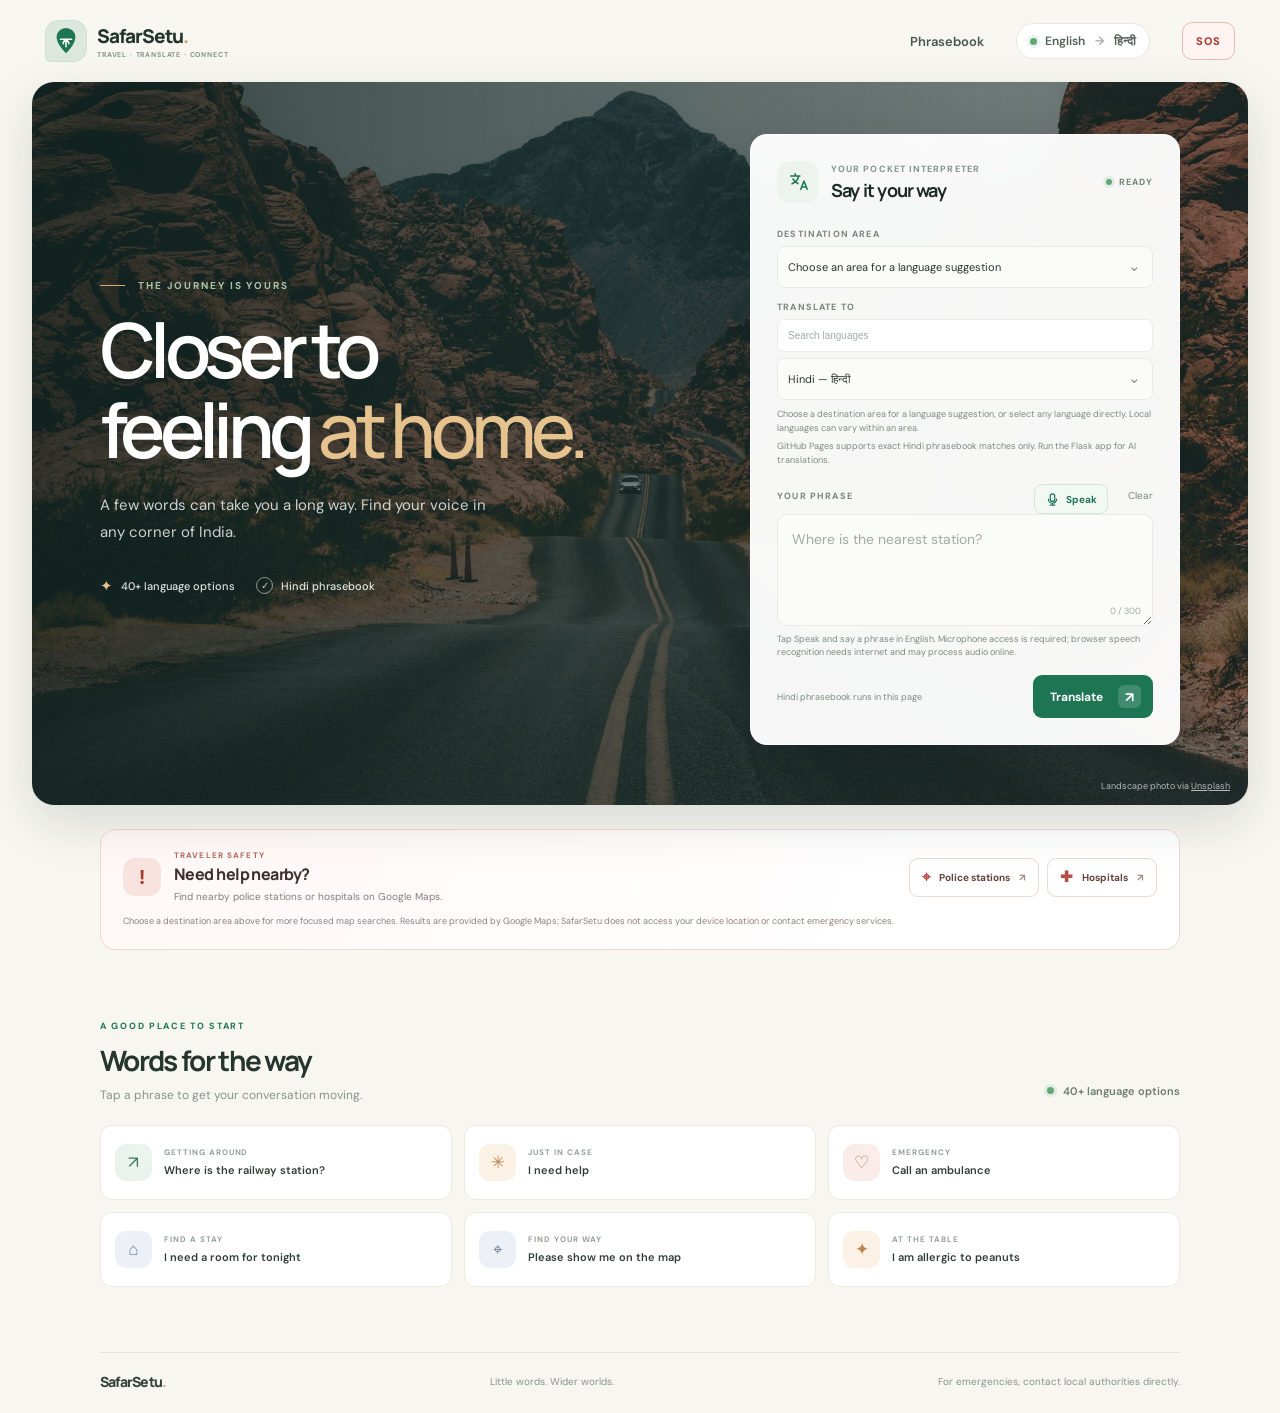
<file: index.html>
<!doctype html>
<html lang="en">
  <head>
    <meta charset="utf-8">
    <meta name="viewport" content="width=device-width, initial-scale=1">
    <meta name="theme-color" content="#132522">
    <title>SafarSetu | Multilingual travel translator</title>
    <meta name="description" content="Translate travel phrases between 40+ Indian, regional, and world languages with SafarSetu's local AI translator.">
    <script>
      if (window.location.protocol === "file:") {
        document.documentElement.classList.add("standalone-file");
      } else {
        const stylesheet = document.createElement("link");
        stylesheet.rel = "stylesheet";
        stylesheet.href = "style.css";
        document.head.appendChild(stylesheet);
      }
    </script>
    <style>
      .standalone-help { display: none; }
      html.standalone-file { min-height: 100%; background: #f7f6f1; color: #1d2925; font-family: Arial, sans-serif; }
      html.standalone-file body { display: grid; min-height: 100vh; place-items: center; margin: 0; padding: 24px; }
      html.standalone-file .standalone-help { display: block; width: min(560px, 100%); padding: 32px; border: 1px solid #e8e7df; border-radius: 18px; background: white; box-shadow: 0 16px 45px rgb(25 42 35 / 10%); line-height: 1.65; }
      html.standalone-file .standalone-help h1 { margin-top: 0; color: #15583f; }
      html.standalone-file .standalone-help code { padding: 3px 6px; border-radius: 5px; background: #edf4ee; }
      html.standalone-file .standalone-help a { display: inline-block; margin-top: 10px; padding: 10px 15px; border-radius: 8px; background: #1d7554; color: white; font-weight: 700; text-decoration: none; }
      html.standalone-file .shell { display: none; }
    </style>
  </head>
  <body data-static-demo="true">
    <section class="standalone-help" aria-labelledby="standalone-title">
      <h1 id="standalone-title">Open SafarSetu the right way</h1>
      <p>This file is a Flask template, not a standalone web page. Opening it directly cannot load the language lists, translation service, or app styling.</p>
      <ol>
        <li>Open the SafarSetu project folder.</li>
        <li>Double-click <code>run_safarsetu.bat</code>.</li>
        <li>Keep the server window open, then use SafarSetu in your browser.</li>
      </ol>
      <p>If the app server is already running, open it here:</p>
      <a href="http://127.0.0.1:5000/">Open SafarSetu</a>
    </section>
    <main class="shell">
      <header class="topbar">
        <a class="brand" href="./" aria-label="SafarSetu home">
          <span class="brand-mark" aria-hidden="true">
            <svg viewBox="0 0 32 32" fill="none">
              <path d="M16 29s10-9.1 10-17A10 10 0 0 0 6 12c0 7.9 10 17 10 17Z" fill="currentColor"/>
              <path d="M10 14h12m-9 5c0-2 1.3-3.5 3-3.5s3 1.5 3 3.5m-3-3.5V22" stroke="white" stroke-width="1.6" stroke-linecap="round" stroke-linejoin="round"/>
            </svg>
          </span>
          <span class="brand-copy">
            <span class="brand-name">SafarSetu<span class="brand-dot">.</span></span>
            <span class="brand-tagline">TRAVEL · TRANSLATE · CONNECT</span>
          </span>
        </a>
        <nav class="topbar-right" aria-label="Main navigation">
          <a class="nav-link" href="#phrases">Phrasebook</a>
          <span class="language-pill"><span class="live-dot" aria-hidden="true"></span> English <span class="pill-arrow" aria-hidden="true">→</span> <span id="selected-language">हिन्दी</span></span>
          <a class="sos-nav" href="#emergency-support" aria-label="Open emergency support">SOS</a>
        </nav>
      </header>

      <section class="hero" aria-labelledby="page-title">
        <div class="hero-inner">
          <div class="hero-copy">
            <p class="eyebrow"><span class="eyebrow-line"></span> THE JOURNEY IS YOURS</p>
            <h1 id="page-title">Closer to<br>feeling <em>at home.</em></h1>
            <p class="intro">A few words can take you a long way. Find your voice in any corner of India.</p>
            <div class="hero-notes">
              <span><span class="note-icon" aria-hidden="true">✦</span> 40+ language options</span>
              <span><span class="note-icon shield-icon" aria-hidden="true">✓</span> Hindi phrasebook</span>
            </div>
          </div>

          <form id="translate-form" class="translator-card">
            <div class="card-topline">
              <span class="card-icon" aria-hidden="true">
                <svg viewBox="0 0 24 24" fill="none"><path d="M4 5.5h10M9 3v2.5m3.7 0c-.5 3.7-3.1 6.7-7.2 8.5m1.1-5.3c1.2 2 3.1 3.8 5.4 5.1M15 20l3.5-9 3.5 9m-5.8-2.5h4.6" stroke="currentColor" stroke-width="1.7" stroke-linecap="round" stroke-linejoin="round"/></svg>
              </span>
              <div>
                <p class="card-kicker">YOUR POCKET INTERPRETER</p>
                <h2>Say it your way</h2>
              </div>
              <span class="card-status"><span class="live-dot"></span> READY</span>
            </div>

            <div class="language-pair">
              <div class="language-control destination-control">
                <label for="destination-area">DESTINATION AREA</label>
                <div class="select-wrap">
                  <select id="destination-area" aria-label="Destination area">
                    <option value="">Choose an area for a language suggestion</option>
                    <optgroup label="States">
                      
                      <option value="Andhra Pradesh" data-language="te">Andhra Pradesh</option>
                      
                      <option value="Arunachal Pradesh" data-language="hi">Arunachal Pradesh</option>
                      
                      <option value="Assam" data-language="as">Assam</option>
                      
                      <option value="Bihar" data-language="hi">Bihar</option>
                      
                      <option value="Chhattisgarh" data-language="hne">Chhattisgarh</option>
                      
                      <option value="Goa" data-language="mr">Goa</option>
                      
                      <option value="Gujarat" data-language="gu">Gujarat</option>
                      
                      <option value="Haryana" data-language="hi">Haryana</option>
                      
                      <option value="Himachal Pradesh" data-language="hi">Himachal Pradesh</option>
                      
                      <option value="Jharkhand" data-language="hi">Jharkhand</option>
                      
                      <option value="Karnataka" data-language="kn">Karnataka</option>
                      
                      <option value="Kerala" data-language="ml">Kerala</option>
                      
                      <option value="Madhya Pradesh" data-language="hi">Madhya Pradesh</option>
                      
                      <option value="Maharashtra" data-language="mr">Maharashtra</option>
                      
                      <option value="Manipur" data-language="mni">Manipur</option>
                      
                      <option value="Meghalaya" data-language="hi">Meghalaya</option>
                      
                      <option value="Mizoram" data-language="lus">Mizoram</option>
                      
                      <option value="Nagaland" data-language="hi">Nagaland</option>
                      
                      <option value="Odisha" data-language="or">Odisha</option>
                      
                      <option value="Punjab" data-language="pa">Punjab</option>
                      
                      <option value="Rajasthan" data-language="hi">Rajasthan</option>
                      
                      <option value="Sikkim" data-language="ne">Sikkim</option>
                      
                      <option value="Tamil Nadu" data-language="ta">Tamil Nadu</option>
                      
                      <option value="Telangana" data-language="te">Telangana</option>
                      
                      <option value="Tripura" data-language="bn">Tripura</option>
                      
                      <option value="Uttar Pradesh" data-language="hi">Uttar Pradesh</option>
                      
                      <option value="Uttarakhand" data-language="hi">Uttarakhand</option>
                      
                      <option value="West Bengal" data-language="bn">West Bengal</option>
                      
                    </optgroup>
                    <optgroup label="Union territories">
                      
                      <option value="Andaman and Nicobar Islands" data-language="hi">Andaman and Nicobar Islands</option>
                      
                      <option value="Chandigarh" data-language="pa">Chandigarh</option>
                      
                      <option value="Dadra and Nagar Haveli and Daman and Diu" data-language="gu">Dadra and Nagar Haveli and Daman and Diu</option>
                      
                      <option value="Delhi" data-language="hi">Delhi</option>
                      
                      <option value="Jammu and Kashmir" data-language="ur">Jammu and Kashmir</option>
                      
                      <option value="Ladakh" data-language="ur">Ladakh</option>
                      
                      <option value="Lakshadweep" data-language="ml">Lakshadweep</option>
                      
                      <option value="Puducherry" data-language="ta">Puducherry</option>
                      
                    </optgroup>
                  </select>
                </div>
              </div>
              <div class="language-control">
                <label for="target-search">TRANSLATE TO</label>
                <input class="language-search" id="target-search" type="search" placeholder="Search languages" autocomplete="off">
                <div class="select-wrap">
                  <select id="target-language" name="target-language" aria-label="Target language">
                    
                    <optgroup label="Indian languages">
                      
                      
                      <option value="hi" data-native-name="हिन्दी"
                        data-speech-code="hi-IN"
                        selected>
                        Hindi — हिन्दी
                      </option>
                      
                      
                      
                      <option value="bn" data-native-name="বাংলা"
                        data-speech-code="bn-IN"
                        >
                        Bengali — বাংলা
                      </option>
                      
                      
                      
                      <option value="ta" data-native-name="தமிழ்"
                        data-speech-code="ta-IN"
                        >
                        Tamil — தமிழ்
                      </option>
                      
                      
                      
                      <option value="te" data-native-name="తెలుగు"
                        data-speech-code="te-IN"
                        >
                        Telugu — తెలుగు
                      </option>
                      
                      
                      
                      <option value="mr" data-native-name="मराठी"
                        data-speech-code="mr-IN"
                        >
                        Marathi — मराठी
                      </option>
                      
                      
                      
                      <option value="gu" data-native-name="ગુજરાતી"
                        data-speech-code="gu-IN"
                        >
                        Gujarati — ગુજરાતી
                      </option>
                      
                      
                      
                      <option value="kn" data-native-name="ಕನ್ನಡ"
                        data-speech-code="kn-IN"
                        >
                        Kannada — ಕನ್ನಡ
                      </option>
                      
                      
                      
                      <option value="ml" data-native-name="മലയാളം"
                        data-speech-code="ml-IN"
                        >
                        Malayalam — മലയാളം
                      </option>
                      
                      
                      
                      <option value="pa" data-native-name="ਪੰਜਾਬੀ"
                        data-speech-code="pa-IN"
                        >
                        Punjabi — ਪੰਜਾਬੀ
                      </option>
                      
                      
                      
                      <option value="ur" data-native-name="اردو"
                        data-speech-code="ur-IN"
                        >
                        Urdu — اردو
                      </option>
                      
                      
                      
                      <option value="or" data-native-name="ଓଡ଼ିଆ"
                        data-speech-code="or-IN"
                        >
                        Odia — ଓଡ଼ିଆ
                      </option>
                      
                      
                      
                      <option value="as" data-native-name="অসমীয়া"
                        data-speech-code="as-IN"
                        >
                        Assamese — অসমীয়া
                      </option>
                      
                      
                      
                      <option value="sa" data-native-name="संस्कृतम्"
                        data-speech-code="sa-IN"
                        >
                        Sanskrit — संस्कृतम्
                      </option>
                      
                      
                      
                      <option value="ks" data-native-name="कॉशुर"
                        data-speech-code="ks-IN"
                        >
                        Kashmiri — कॉशुर
                      </option>
                      
                      
                      
                      <option value="sd" data-native-name="سنڌي"
                        data-speech-code="sd-IN"
                        >
                        Sindhi — سنڌي
                      </option>
                      
                      
                      
                      <option value="bho" data-native-name="भोजपुरी"
                        data-speech-code="bho-IN"
                        >
                        Bhojpuri — भोजपुरी
                      </option>
                      
                      
                      
                      <option value="mai" data-native-name="मैथिली"
                        data-speech-code="mai-IN"
                        >
                        Maithili — मैथिली
                      </option>
                      
                      
                      
                      <option value="awa" data-native-name="अवधी"
                        data-speech-code="awa-IN"
                        >
                        Awadhi — अवधी
                      </option>
                      
                      
                      
                      <option value="hne" data-native-name="छत्तीसगढ़ी"
                        data-speech-code="hne-IN"
                        >
                        Chhattisgarhi — छत्तीसगढ़ी
                      </option>
                      
                      
                      
                      <option value="sat" data-native-name="ᱥᱟᱱᱛᱟᱲᱤ"
                        data-speech-code="sat-IN"
                        >
                        Santali — ᱥᱟᱱᱛᱟᱲᱤ
                      </option>
                      
                      
                      
                      <option value="mni" data-native-name="মৈতৈলোন্"
                        data-speech-code="mni-IN"
                        >
                        Manipuri — মৈতৈলোন্
                      </option>
                      
                      
                      
                      <option value="lus" data-native-name="Mizo"
                        data-speech-code="lus-IN"
                        >
                        Mizo — Mizo
                      </option>
                      
                      
                      
                      <option value="mag" data-native-name="मगही"
                        data-speech-code="mag-IN"
                        >
                        Magahi — मगही
                      </option>
                      
                      
                      
                      <option value="ne" data-native-name="नेपाली"
                        data-speech-code="ne-NP"
                        >
                        Nepali — नेपाली
                      </option>
                      
                      
                    </optgroup>
                    
                    <optgroup label="South &amp; East Asia">
                      
                      
                      <option value="si" data-native-name="සිංහල"
                        data-speech-code="si-LK"
                        >
                        Sinhala — සිංහල
                      </option>
                      
                      
                      
                      <option value="ps" data-native-name="پښتو"
                        data-speech-code="ps-AF"
                        >
                        Pashto — پښتو
                      </option>
                      
                      
                      
                      <option value="my" data-native-name="မြန်မာ"
                        data-speech-code="my-MM"
                        >
                        Burmese — မြန်မာ
                      </option>
                      
                      
                      
                      <option value="th" data-native-name="ไทย"
                        data-speech-code="th-TH"
                        >
                        Thai — ไทย
                      </option>
                      
                      
                      
                      <option value="ms" data-native-name="Bahasa Melayu"
                        data-speech-code="ms-MY"
                        >
                        Malay — Bahasa Melayu
                      </option>
                      
                      
                      
                      <option value="id" data-native-name="Bahasa Indonesia"
                        data-speech-code="id-ID"
                        >
                        Indonesian — Bahasa Indonesia
                      </option>
                      
                      
                    </optgroup>
                    
                    <optgroup label="World languages">
                      
                      
                      <option value="ar" data-native-name="العربية"
                        data-speech-code="ar-SA"
                        >
                        Arabic — العربية
                      </option>
                      
                      
                      
                      <option value="fa" data-native-name="فارسی"
                        data-speech-code="fa-IR"
                        >
                        Persian — فارسی
                      </option>
                      
                      
                      
                      <option value="zh" data-native-name="简体中文"
                        data-speech-code="zh-CN"
                        >
                        Chinese (Simplified) — 简体中文
                      </option>
                      
                      
                      
                      <option value="ja" data-native-name="日本語"
                        data-speech-code="ja-JP"
                        >
                        Japanese — 日本語
                      </option>
                      
                      
                      
                      <option value="ko" data-native-name="한국어"
                        data-speech-code="ko-KR"
                        >
                        Korean — 한국어
                      </option>
                      
                      
                      
                      <option value="fr" data-native-name="Français"
                        data-speech-code="fr-FR"
                        >
                        French — Français
                      </option>
                      
                      
                      
                      <option value="es" data-native-name="Español"
                        data-speech-code="es-ES"
                        >
                        Spanish — Español
                      </option>
                      
                      
                      
                      <option value="de" data-native-name="Deutsch"
                        data-speech-code="de-DE"
                        >
                        German — Deutsch
                      </option>
                      
                      
                      
                      <option value="ru" data-native-name="Русский"
                        data-speech-code="ru-RU"
                        >
                        Russian — Русский
                      </option>
                      
                      
                      
                      <option value="pt" data-native-name="Português"
                        data-speech-code="pt-PT"
                        >
                        Portuguese — Português
                      </option>
                      
                      
                      
                      
                    </optgroup>
                    
                  </select>
                </div>
              </div>
            </div>
            <p class="area-hint" id="area-hint">Choose a destination area for a language suggestion, or select any language directly. Local languages can vary within an area.</p>
            <p class="area-hint" id="static-demo-notice" hidden>GitHub Pages supports exact Hindi phrasebook matches only. Run the Flask app for AI translations.</p>

            <div class="phrase-label-row">
              <label for="phrase">YOUR PHRASE</label>
              <div class="phrase-actions">
                <button class="voice-button" id="voice-assistant" type="button" aria-pressed="false" aria-describedby="voice-status">
                  <svg viewBox="0 0 20 20" fill="none" aria-hidden="true"><rect x="7" y="2.5" width="6" height="10" rx="3" stroke="currentColor" stroke-width="1.6"/><path d="M4.5 9.5a5.5 5.5 0 0 0 11 0M10 15v2.5m-3 0h6" stroke="currentColor" stroke-width="1.6" stroke-linecap="round"/></svg>
                  <span id="voice-label">Speak</span>
                </button>
                <button class="clear-button" id="clear-phrase" type="button">Clear</button>
              </div>
            </div>
            <div class="textarea-wrap">
              <textarea id="phrase" name="phrase" rows="3" maxlength="300"
                placeholder="Where is the nearest station?" required></textarea>
              <span class="textarea-count" id="character-count">0 / 300</span>
            </div>
            <p class="voice-status" id="voice-status" role="status" aria-live="polite">Tap Speak and say a phrase in English. Microphone access is required; browser speech recognition needs internet and may process audio online.</p>

            <div class="form-footer">
              <span class="privacy-note"><span class="privacy-lock" aria-hidden="true">⌑</span> Translation runs on this device</span>
              <button type="submit"><span id="translate-label">Translate</span><span class="button-arrow" aria-hidden="true">↗</span></button>
            </div>
            <p id="error" class="error" role="alert" hidden></p>
            <section id="result" class="result" aria-live="polite" hidden>
              <div class="result-heading">
                <span id="result-heading">LOCAL LANGUAGE TRANSLATION</span>
                <button id="speak" class="speak-button" type="button" aria-label="Listen to translation">
                  <svg viewBox="0 0 20 20" fill="none" aria-hidden="true"><path d="M3 8v4h3l4 3V5L6 8H3Zm10-1a4 4 0 0 1 0 6m2-8a7 7 0 0 1 0 10" stroke="currentColor" stroke-width="1.6" stroke-linecap="round" stroke-linejoin="round"/></svg>
                  Listen
                </button>
              </div>
              <p id="translation"></p>
              <p id="method" class="method"></p>
            </section>
          </form>
        </div>
        <span class="image-credit">Landscape photo via <a href="https://unsplash.com" target="_blank" rel="noreferrer">Unsplash</a></span>
      </section>

      <section class="emergency-section" id="emergency-support" aria-labelledby="emergency-title">
        <div class="emergency-copy">
          <span class="emergency-icon" aria-hidden="true">!</span>
          <div>
            <p class="emergency-kicker">TRAVELER SAFETY</p>
            <h2 id="emergency-title">Need help nearby?</h2>
            <p>Find nearby police stations or hospitals on Google Maps.</p>
          </div>
        </div>
        <div class="emergency-actions">
          <a class="emergency-link police-link" data-map-service="police station" href="https://www.google.com/maps/search/?api=1&amp;query=police%20station%20India" target="_blank" rel="noopener noreferrer">
            <span aria-hidden="true">⌖</span> Police stations <span aria-hidden="true">↗</span>
          </a>
          <a class="emergency-link hospital-link" data-map-service="hospital" href="https://www.google.com/maps/search/?api=1&amp;query=hospital%20India" target="_blank" rel="noopener noreferrer">
            <span aria-hidden="true">✚</span> Hospitals <span aria-hidden="true">↗</span>
          </a>
        </div>
        <p class="emergency-note" id="emergency-note" role="status" aria-live="polite">Searches use your selected destination area when available; SafarSetu does not access your device location or contact emergency services.</p>
      </section>

      <section class="quick-phrases" id="phrases" aria-labelledby="quick-title">
        <div class="section-heading">
          <div>
            <p class="eyebrow">A GOOD PLACE TO START</p>
            <h2 id="quick-title">Words for the way</h2>
            <p class="section-intro">Tap a phrase to get your conversation moving.</p>
          </div>
          <span class="language-count"><span class="live-dot" aria-hidden="true"></span> 40+ language options</span>
        </div>
        <div class="phrase-list">
          <button type="button" class="phrase-chip" data-phrase="Where is the railway station?"><span class="phrase-icon" aria-hidden="true">↗</span><span><small>GETTING AROUND</small>Where is the railway station?</span><span class="chip-arrow" aria-hidden="true">↗</span></button>
          <button type="button" class="phrase-chip" data-phrase="I need help"><span class="phrase-icon phrase-icon-warm" aria-hidden="true">✳</span><span><small>JUST IN CASE</small>I need help</span><span class="chip-arrow" aria-hidden="true">↗</span></button>
          <button type="button" class="phrase-chip" data-phrase="Call an ambulance"><span class="phrase-icon phrase-icon-rose" aria-hidden="true">♡</span><span><small>EMERGENCY</small>Call an ambulance</span><span class="chip-arrow" aria-hidden="true">↗</span></button>
          <button type="button" class="phrase-chip" data-phrase="I need a room for tonight"><span class="phrase-icon phrase-icon-blue" aria-hidden="true">⌂</span><span><small>FIND A STAY</small>I need a room for tonight</span><span class="chip-arrow" aria-hidden="true">↗</span></button>
          <button type="button" class="phrase-chip" data-phrase="Please show me on the map"><span class="phrase-icon phrase-icon-blue" aria-hidden="true">⌖</span><span><small>FIND YOUR WAY</small>Please show me on the map</span><span class="chip-arrow" aria-hidden="true">↗</span></button>
          <button type="button" class="phrase-chip" data-phrase="I am allergic to peanuts"><span class="phrase-icon phrase-icon-warm" aria-hidden="true">✦</span><span><small>AT THE TABLE</small>I am allergic to peanuts</span><span class="chip-arrow" aria-hidden="true">↗</span></button>
        </div>
      </section>

      <footer>
        <a class="footer-brand" href="./">SafarSetu<span class="brand-dot">.</span></a>
        <span>Little words. Wider worlds.</span>
        <span class="footer-note">For emergencies, contact local authorities directly.</span>
      </footer>
    </main>
    <script id="offline-phrasebooks" type="application/json">{"hi": {"entries": [{"category": "Essentials", "english": "Hello", "translation": "\u0928\u092e\u0938\u094d\u0924\u0947"}, {"category": "Essentials", "english": "Good morning", "translation": "\u0938\u0941\u092a\u094d\u0930\u092d\u093e\u0924"}, {"category": "Essentials", "english": "Thank you", "translation": "\u0927\u0928\u094d\u092f\u0935\u093e\u0926"}, {"category": "Essentials", "english": "Please", "translation": "\u0915\u0943\u092a\u092f\u093e"}, {"category": "Essentials", "english": "Excuse me", "translation": "\u092e\u093e\u092b\u093c \u0915\u0940\u091c\u093f\u090f"}, {"category": "Essentials", "english": "Yes", "translation": "\u0939\u093e\u0901"}, {"category": "Essentials", "english": "No", "translation": "\u0928\u0939\u0940\u0902"}, {"category": "Essentials", "english": "I do not understand", "translation": "\u092e\u0941\u091d\u0947 \u0938\u092e\u091d \u0928\u0939\u0940\u0902 \u0906\u092f\u093e"}, {"category": "Essentials", "english": "Do you speak English", "translation": "\u0915\u094d\u092f\u093e \u0906\u092a \u0905\u0902\u0917\u094d\u0930\u0947\u091c\u093c\u0940 \u092c\u094b\u0932\u0924\u0947 \u0939\u0948\u0902"}, {"category": "Essentials", "english": "Please speak slowly", "translation": "\u0915\u0943\u092a\u092f\u093e \u0927\u0940\u0930\u0947 \u092c\u094b\u0932\u093f\u090f"}, {"category": "Directions \u0026 transport", "english": "Where is the railway station", "translation": "\u0930\u0947\u0932\u0935\u0947 \u0938\u094d\u091f\u0947\u0936\u0928 \u0915\u0939\u093e\u0901 \u0939\u0948"}, {"category": "Directions \u0026 transport", "english": "Where is the bus station", "translation": "\u092c\u0938 \u0938\u094d\u091f\u0947\u0936\u0928 \u0915\u0939\u093e\u0901 \u0939\u0948"}, {"category": "Directions \u0026 transport", "english": "Where is the airport", "translation": "\u0939\u0935\u093e\u0908 \u0905\u0921\u094d\u0921\u093e \u0915\u0939\u093e\u0901 \u0939\u0948"}, {"category": "Medical", "english": "Where is the nearest hospital", "translation": "\u0938\u092c\u0938\u0947 \u0928\u091c\u093c\u0926\u0940\u0915\u0940 \u0905\u0938\u094d\u092a\u0924\u093e\u0932 \u0915\u0939\u093e\u0901 \u0939\u0948"}, {"category": "Police \u0026 safety", "english": "Where is the police station", "translation": "\u092a\u0941\u0932\u093f\u0938 \u0938\u094d\u091f\u0947\u0936\u0928 \u0915\u0939\u093e\u0901 \u0939\u0948"}, {"category": "Hotel \u0026 stays", "english": "Where is the restroom", "translation": "\u0936\u094c\u091a\u093e\u0932\u092f \u0915\u0939\u093e\u0901 \u0939\u0948"}, {"category": "Directions \u0026 transport", "english": "How do I get to the city centre", "translation": "\u092e\u0948\u0902 \u0936\u0939\u0930 \u0915\u0947 \u0915\u0947\u0902\u0926\u094d\u0930 \u0924\u0915 \u0915\u0948\u0938\u0947 \u092a\u0939\u0941\u0901\u091a\u0942\u0901"}, {"category": "Directions \u0026 transport", "english": "Is this the right way", "translation": "\u0915\u094d\u092f\u093e \u092f\u0939 \u0938\u0939\u0940 \u0930\u093e\u0938\u094d\u0924\u093e \u0939\u0948"}, {"category": "Directions \u0026 transport", "english": "Please show me on the map", "translation": "\u0915\u0943\u092a\u092f\u093e \u092e\u0941\u091d\u0947 \u0928\u0915\u094d\u0936\u0947 \u092a\u0930 \u0926\u093f\u0916\u093e\u0907\u090f"}, {"category": "Directions \u0026 transport", "english": "How far is it", "translation": "\u092f\u0939 \u0915\u093f\u0924\u0928\u0940 \u0926\u0942\u0930 \u0939\u0948"}, {"category": "Directions \u0026 transport", "english": "Turn left", "translation": "\u092c\u093e\u090f\u0901 \u092e\u0941\u0921\u093c\u093f\u090f"}, {"category": "Directions \u0026 transport", "english": "Turn right", "translation": "\u0926\u093e\u090f\u0901 \u092e\u0941\u0921\u093c\u093f\u090f"}, {"category": "Directions \u0026 transport", "english": "Go straight", "translation": "\u0938\u0940\u0927\u0947 \u091c\u093e\u0907\u090f"}, {"category": "Directions \u0026 transport", "english": "Stop here please", "translation": "\u0915\u0943\u092a\u092f\u093e \u092f\u0939\u093e\u0901 \u0930\u0941\u0915\u093f\u090f"}, {"category": "Directions \u0026 transport", "english": "Please call a taxi", "translation": "\u0915\u0943\u092a\u092f\u093e \u091f\u0948\u0915\u094d\u0938\u0940 \u092c\u0941\u0932\u093e\u0907\u090f"}, {"category": "Directions \u0026 transport", "english": "Please take me to this address", "translation": "\u0915\u0943\u092a\u092f\u093e \u092e\u0941\u091d\u0947 \u0907\u0938 \u092a\u0924\u0947 \u092a\u0930 \u0932\u0947 \u091a\u0932\u093f\u090f"}, {"category": "Directions \u0026 transport", "english": "How much is the fare", "translation": "\u0915\u093f\u0930\u093e\u092f\u093e \u0915\u093f\u0924\u0928\u093e \u0939\u0948"}, {"category": "Directions \u0026 transport", "english": "I need a ticket to Delhi", "translation": "\u092e\u0941\u091d\u0947 \u0926\u093f\u0932\u094d\u0932\u0940 \u0915\u093e \u091f\u093f\u0915\u091f \u091a\u093e\u0939\u093f\u090f"}, {"category": "Directions \u0026 transport", "english": "One ticket please", "translation": "\u0915\u0943\u092a\u092f\u093e \u090f\u0915 \u091f\u093f\u0915\u091f \u0926\u0940\u091c\u093f\u090f"}, {"category": "Directions \u0026 transport", "english": "When does the train leave", "translation": "\u091f\u094d\u0930\u0947\u0928 \u0915\u092c \u0928\u093f\u0915\u0932\u0924\u0940 \u0939\u0948"}, {"category": "Directions \u0026 transport", "english": "Which platform", "translation": "\u0915\u094c\u0928 \u0938\u093e \u092a\u094d\u0932\u0947\u091f\u092b\u093c\u0949\u0930\u094d\u092e"}, {"category": "Hotel \u0026 stays", "english": "I have a reservation", "translation": "\u092e\u0947\u0930\u0940 \u092c\u0941\u0915\u093f\u0902\u0917 \u0939\u0948"}, {"category": "Hotel \u0026 stays", "english": "I need a room for tonight", "translation": "\u092e\u0941\u091d\u0947 \u0906\u091c \u0930\u093e\u0924 \u0915\u0947 \u0932\u093f\u090f \u090f\u0915 \u0915\u092e\u0930\u093e \u091a\u093e\u0939\u093f\u090f"}, {"category": "Hotel \u0026 stays", "english": "Is breakfast included", "translation": "\u0915\u094d\u092f\u093e \u0928\u093e\u0936\u094d\u0924\u093e \u0936\u093e\u092e\u093f\u0932 \u0939\u0948"}, {"category": "Food \u0026 dining", "english": "Can I see the menu", "translation": "\u0915\u094d\u092f\u093e \u092e\u0948\u0902 \u092e\u0947\u0928\u094d\u092f\u0942 \u0926\u0947\u0916 \u0938\u0915\u0924\u093e \u0939\u0942\u0901"}, {"category": "Food \u0026 dining", "english": "I would like water", "translation": "\u092e\u0941\u091d\u0947 \u092a\u093e\u0928\u0940 \u091a\u093e\u0939\u093f\u090f"}, {"category": "Food \u0026 dining", "english": "I am vegetarian", "translation": "\u092e\u0948\u0902 \u0936\u093e\u0915\u093e\u0939\u093e\u0930\u0940 \u0939\u0942\u0901"}, {"category": "Food \u0026 dining", "english": "I am allergic to peanuts", "translation": "\u092e\u0941\u091d\u0947 \u092e\u0942\u0901\u0917\u092b\u0932\u0940 \u0938\u0947 \u090f\u0932\u0930\u094d\u091c\u0940 \u0939\u0948"}, {"category": "Food \u0026 dining", "english": "The food is too spicy", "translation": "\u0916\u093e\u0928\u093e \u092c\u0939\u0941\u0924 \u0924\u0940\u0916\u093e \u0939\u0948"}, {"category": "Food \u0026 dining", "english": "The bill please", "translation": "\u0915\u0943\u092a\u092f\u093e \u092c\u093f\u0932 \u0926\u0940\u091c\u093f\u090f"}, {"category": "Police \u0026 safety", "english": "I need help", "translation": "\u092e\u0941\u091d\u0947 \u092e\u0926\u0926 \u091a\u093e\u0939\u093f\u090f"}, {"category": "Police \u0026 safety", "english": "Please help me", "translation": "\u0915\u0943\u092a\u092f\u093e \u092e\u0947\u0930\u0940 \u092e\u0926\u0926 \u0915\u0940\u091c\u093f\u090f"}, {"category": "Police \u0026 safety", "english": "Call the police", "translation": "\u092a\u0941\u0932\u093f\u0938 \u0915\u094b \u092c\u0941\u0932\u093e\u0907\u090f"}, {"category": "Medical", "english": "Call an ambulance", "translation": "\u090f\u092e\u094d\u092c\u0941\u0932\u0947\u0902\u0938 \u092c\u0941\u0932\u093e\u0907\u090f"}, {"category": "Medical", "english": "I need a doctor", "translation": "\u092e\u0941\u091d\u0947 \u0921\u0949\u0915\u094d\u091f\u0930 \u091a\u093e\u0939\u093f\u090f"}, {"category": "Police \u0026 safety", "english": "I am lost", "translation": "\u092e\u0948\u0902 \u0930\u093e\u0938\u094d\u0924\u093e \u092d\u091f\u0915 \u0917\u092f\u093e \u0939\u0942\u0901"}, {"category": "Police \u0026 safety", "english": "I have lost my passport", "translation": "\u092e\u0947\u0930\u093e \u092a\u093e\u0938\u092a\u094b\u0930\u094d\u091f \u0916\u094b \u0917\u092f\u093e \u0939\u0948"}, {"category": "Police \u0026 safety", "english": "My phone was stolen", "translation": "\u092e\u0947\u0930\u093e \u092b\u093c\u094b\u0928 \u091a\u094b\u0930\u0940 \u0939\u094b \u0917\u092f\u093e \u0939\u0948"}, {"category": "Police \u0026 safety", "english": "I do not feel safe", "translation": "\u092e\u0948\u0902 \u0938\u0941\u0930\u0915\u094d\u0937\u093f\u0924 \u092e\u0939\u0938\u0942\u0938 \u0928\u0939\u0940\u0902 \u0915\u0930 \u0930\u0939\u093e \u0939\u0942\u0901"}, {"category": "Police \u0026 safety", "english": "Please call my family", "translation": "\u0915\u0943\u092a\u092f\u093e \u092e\u0947\u0930\u0947 \u092a\u0930\u093f\u0935\u093e\u0930 \u0915\u094b \u092b\u093c\u094b\u0928 \u0915\u0940\u091c\u093f\u090f"}, {"category": "Medical", "english": "I need medicine", "translation": "\u092e\u0941\u091d\u0947 \u0926\u0935\u093e \u091a\u093e\u0939\u093f\u090f"}, {"category": "Medical", "english": "I am hurt", "translation": "\u092e\u0941\u091d\u0947 \u091a\u094b\u091f \u0932\u0917\u0940 \u0939\u0948"}], "language_code": "hi"}}</script>
    <script>
      if (!document.documentElement.classList.contains("standalone-file")) {
        const appScript = document.createElement("script");
        appScript.src = "app.js";
        appScript.async = false;
        document.body.appendChild(appScript);
      }
    </script>
  </body>
</html>
</file>
